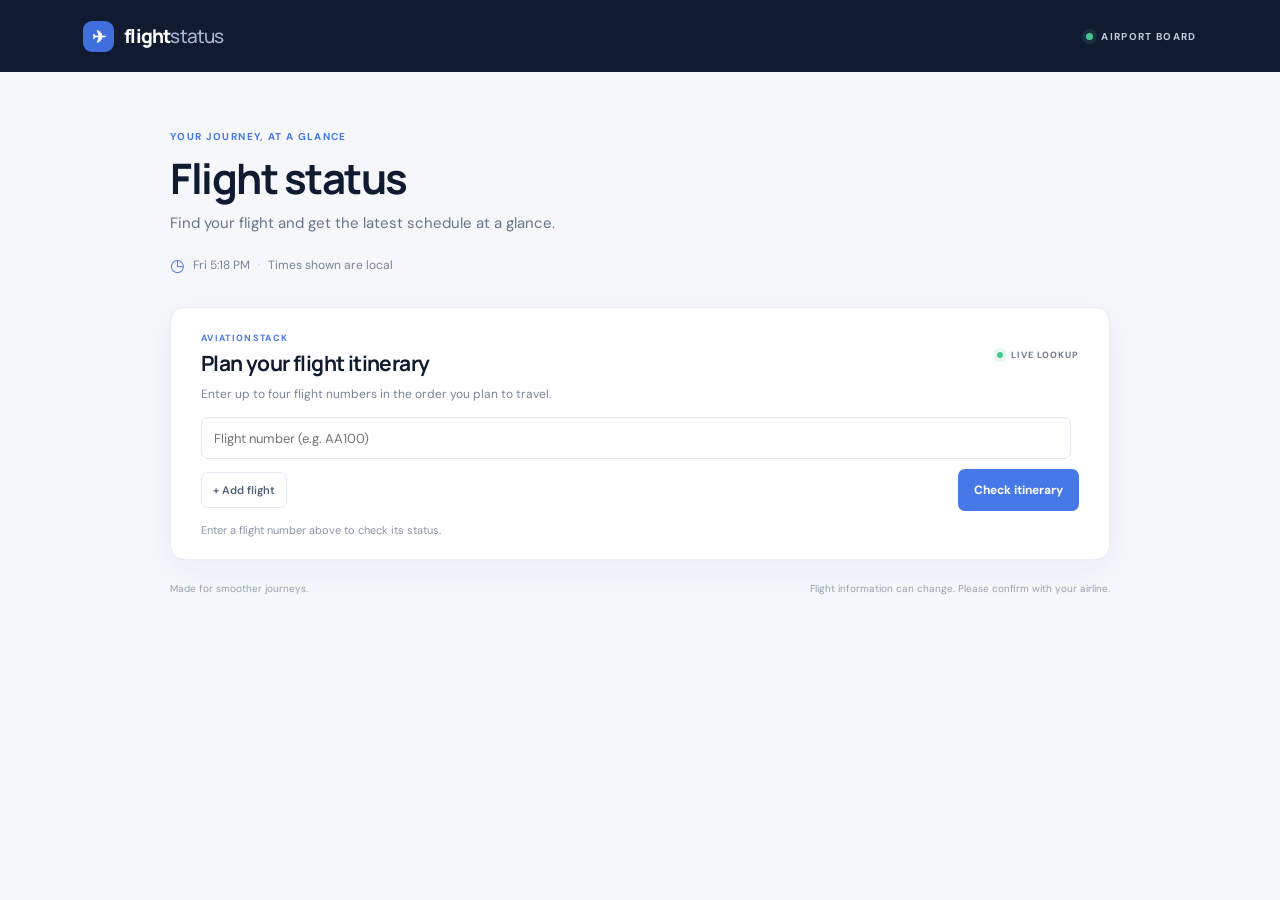
<file: index.html>
<!doctype html>
<html lang="en">
  <head>
    <meta charset="utf-8">
    <meta name="viewport" content="width=device-width, initial-scale=1">
    <meta name="theme-color" content="#101a30">
    <meta name="description" content="A clear, easy-to-use flight status board.">
    <title>Flight Status — Live Board</title>
    <link rel="stylesheet" href="styles.css?v=5">
    <script src="api-config.js"></script>
    <script src="script.js?v=7" defer></script>
  </head>
  <body>
    <header class="topbar">
      <a class="brand" href="#" aria-label="Flight Status home">
        <span class="brand-mark" aria-hidden="true">✈</span>
        <span>flight<span class="brand-light">status</span></span>
      </a>
      <span class="board-label"><span class="live-dot" aria-hidden="true"></span> AIRPORT BOARD</span>
    </header>

    <main>
      <section class="intro" aria-labelledby="page-title">
        <p class="eyebrow">YOUR JOURNEY, AT A GLANCE</p>
        <h1 id="page-title">Flight status</h1>
        <p class="intro-copy">Find your flight and get the latest schedule at a glance.</p>
        <div class="board-time">
          <span class="time-icon" aria-hidden="true">◷</span>
          <span id="current-time">Local time</span>
          <span class="time-separator" aria-hidden="true">·</span>
          <span>Times shown are local</span>
        </div>
      </section>

      <section class="live-lookup" aria-labelledby="live-lookup-title">
        <div class="live-lookup-heading">
          <div>
            <p class="eyebrow">AVIATIONSTACK</p>
            <h2 id="live-lookup-title">Plan your flight itinerary</h2>
          </div>
          <span class="live-badge"><span class="live-dot" aria-hidden="true"></span> LIVE LOOKUP</span>
        </div>
        <p class="lookup-copy">Enter up to four flight numbers in the order you plan to travel.</p>
        <form class="lookup-form" id="live-flight-form">
          <div class="flight-number-list" id="flight-number-list">
            <div class="flight-number-row">
              <label class="sr-only" for="live-flight-number">Flight 1 number</label>
              <input class="flight-number-input" id="live-flight-number" name="flight" type="text" placeholder="Flight number (e.g. AA100)" maxlength="10" autocomplete="off" required>
              <button class="remove-flight" type="button" aria-label="Remove flight 1" hidden>Remove</button>
            </div>
          </div>
          <div class="lookup-actions">
            <button class="add-flight" id="add-flight" type="button">+ Add flight</button>
            <button class="lookup-button" type="submit">Check itinerary</button>
          </div>
        </form>
        <p class="lookup-message" id="lookup-message" role="status" aria-live="polite">Enter a flight number above to check its status.</p>
        <div class="itinerary-flight-details" id="live-result" aria-live="polite" hidden></div>
        <section class="itinerary-visuals" id="flight-visual" aria-label="Flight itinerary" hidden>
          <div class="itinerary-leg-list" id="flight-visual-list"></div>
        </section>
      </section>
    </main>

    <template id="flight-input-template">
      <div class="flight-number-row">
        <label class="sr-only"></label>
        <input class="flight-number-input" name="flight" type="text" placeholder="Flight number (e.g. AA100)" maxlength="10" autocomplete="off" required>
        <button class="remove-flight" type="button" hidden>Remove</button>
      </div>
    </template>
    <template id="flight-visual-template">
      <article class="flight-visual">
        <div class="flight-visual-grid">
          <div class="flight-path">
            <div class="runway-heading">
              <div>
                <p class="eyebrow">FLIGHT PATH</p>
                <p class="runway-caption"></p>
              </div>
              <span class="runway-state"></span>
            </div>
            <div class="flight-actions">
              <button class="flight-refresh" type="button">Refresh position</button>
            </div>
            <div class="runway-track" role="img">
              <div class="runway-fill"></div>
              <div class="runway-centerline" aria-hidden="true"></div>
              <span class="runway-plane" aria-hidden="true">
                <svg class="aircraft-icon" viewBox="0 0 64 64" focusable="false">
                  <path d="M32 2c2.4 0 4 2.2 4 5.2v18.5l21 13.2v6L36 39.5v13.2l7.5 4.7v4.2L32 58.2l-11.5 3.4v-4.2l7.5-4.7V39.5L7 44.9v-6l21-13.2V7.2C28 4.2 29.6 2 32 2Z" fill="currentColor"/>
                </svg>
              </span>
              <span class="runway-cancelled" aria-hidden="true" hidden>×</span>
            </div>
            <div class="runway-endpoints">
              <span class="runway-origin"></span>
              <span class="runway-destination"></span>
            </div>
            <p class="runway-metrics"></p>
            <p class="runway-note" hidden></p>
            <p class="runway-legend">Green: on time · Yellow: 1–30 min late · Red: 31–120 min late · Purple: over 2 hours late</p>
          </div>
          <aside class="arrival-summary" aria-label="Arrival estimate">
            <p class="eyebrow">ARRIVAL SUMMARY</p>
            <span class="arrival-plane" aria-hidden="true">
              <svg class="aircraft-icon" viewBox="0 0 64 64" focusable="false">
                <path d="M32 2c2.4 0 4 2.2 4 5.2v18.5l21 13.2v6L36 39.5v13.2l7.5 4.7v4.2L32 58.2l-11.5 3.4v-4.2l7.5-4.7V39.5L7 44.9v-6l21-13.2V7.2C28 4.2 29.6 2 32 2Z" fill="currentColor"/>
              </svg>
            </span>
            <span class="arrival-label">TIME TO ARRIVAL</span>
            <strong class="arrival-countdown">Not available</strong>
            <span class="arrival-time"></span>
            <span class="arrival-label arrival-delay-label">DELAY</span>
            <strong class="arrival-delay">Not available</strong>
          </aside>
        </div>
      </article>
    </template>

    <footer>
      <span>Made for smoother journeys.</span>
      <span>Flight information can change. Please confirm with your airline.</span>
    </footer>
  </body>
</html>
</file>
<file: styles.css>
@import url("https://fonts.googleapis.com/css2?family=DM+Sans:wght@400;500;600;700&family=Manrope:wght@400;500;600;700;800&display=swap");

:root {
  color-scheme: light;
  --navy: #101a30;
  --muted: #788398;
  --line: #e9edf3;
  --blue: #4778e8;
  --green: #16835d;
  --orange: #bb6b19;
}

* {
  box-sizing: border-box;
}

body {
  margin: 0;
  min-width: 320px;
  background: #f5f7fb;
  color: var(--navy);
  font-family: "DM Sans", sans-serif;
  -webkit-font-smoothing: antialiased;
}

button,
input {
  font: inherit;
}

.topbar {
  height: 72px;
  padding: 0 max(6.5vw, 24px);
  display: flex;
  align-items: center;
  justify-content: space-between;
  background: var(--navy);
  color: white;
}

.brand {
  display: inline-flex;
  align-items: center;
  gap: 10px;
  color: white;
  text-decoration: none;
  font-family: "Manrope", sans-serif;
  font-size: 19px;
  font-weight: 800;
  letter-spacing: -0.8px;
}

.brand-mark {
  display: grid;
  width: 31px;
  height: 31px;
  place-items: center;
  border-radius: 9px;
  background: #3e6fdc;
  font-size: 17px;
}

.brand-light {
  color: #a7b5d0;
  font-weight: 500;
}

.board-label,
.eyebrow {
  font-size: 10px;
  font-weight: 700;
  letter-spacing: 1.35px;
}

.board-label {
  display: flex;
  align-items: center;
  gap: 8px;
  color: #c1cce0;
}

.live-dot {
  width: 7px;
  height: 7px;
  border-radius: 50%;
  background: #4bc493;
  box-shadow: 0 0 0 4px rgb(75 196 147 / 14%);
}

main {
  width: min(940px, calc(100% - 40px));
  margin: 0 auto;
}

.intro {
  padding: 58px 0 31px;
}

.eyebrow {
  margin: 0 0 10px;
  color: var(--blue);
}

h1,
h2 {
  margin: 0;
  font-family: "Manrope", sans-serif;
  letter-spacing: -1.5px;
}

h1 {
  font-size: clamp(32px, 5vw, 42px);
  line-height: 1.2;
}

.intro-copy {
  margin: 10px 0 21px;
  color: #69758b;
  font-size: 15px;
}

.board-time {
  display: flex;
  align-items: center;
  gap: 8px;
  color: var(--muted);
  font-size: 12px;
}

.time-icon {
  color: var(--blue);
  font-size: 17px;
}

.time-separator {
  color: #b8c0ce;
}

.live-lookup {
  margin-bottom: 22px;
  padding: 24px 30px 20px;
  border: 1px solid #e8ecf3;
  border-radius: 14px;
  background: white;
  box-shadow: 0 10px 34px rgb(25 42 74 / 5%);
}

.live-lookup-heading,
.live-result-heading {
  display: flex;
  align-items: center;
  justify-content: space-between;
  gap: 12px;
}

.live-lookup-heading .eyebrow {
  margin-bottom: 5px;
  font-size: 9px;
}

.live-badge {
  display: inline-flex;
  align-items: center;
  gap: 8px;
  color: #6d7b91;
  font-size: 9px;
  font-weight: 700;
  letter-spacing: 1px;
}

.live-badge .live-dot {
  width: 6px;
  height: 6px;
  background: #4bc493;
}

.lookup-copy {
  margin: 9px 0 15px;
  color: #788398;
  font-size: 12px;
}

.lookup-form {
  display: grid;
  gap: 10px;
}

.flight-number-list {
  display: grid;
  gap: 8px;
}

.flight-number-row {
  display: grid;
  grid-template-columns: minmax(0, 1fr) auto;
  gap: 8px;
}

.lookup-form input {
  min-width: 0;
  width: 100%;
  height: 42px;
  padding: 0 12px;
  border: 1px solid #e4e9f1;
  border-radius: 7px;
  outline: 0;
  color: var(--navy);
  font-size: 13px;
}

.lookup-form input:focus {
  border-color: #9ab4f3;
  box-shadow: 0 0 0 3px rgb(71 120 232 / 10%);
}

.lookup-button {
  min-height: 42px;
  padding: 0 16px;
  border: 0;
  border-radius: 7px;
  background: var(--blue);
  color: white;
  cursor: pointer;
  font-size: 12px;
  font-weight: 700;
}

.lookup-button:hover {
  background: #3566d2;
}

.lookup-button:disabled {
  cursor: wait;
  opacity: 0.65;
}

.lookup-actions {
  display: flex;
  align-items: center;
  justify-content: space-between;
  gap: 9px;
}

.add-flight,
.remove-flight {
  min-height: 36px;
  padding: 0 11px;
  border: 1px solid #e4e9f1;
  border-radius: 7px;
  background: white;
  color: #53627a;
  cursor: pointer;
  font-size: 11px;
  font-weight: 600;
}

.add-flight:hover:not(:disabled),
.remove-flight:hover:not(:disabled) {
  border-color: #9ab4f3;
  background: #f5f8ff;
}

.add-flight:disabled,
.remove-flight:disabled {
  cursor: wait;
  opacity: 0.55;
}

.lookup-message {
  margin: 11px 0 0;
  color: #8994a6;
  font-size: 11px;
  line-height: 1.5;
}

.live-result {
  margin-top: 16px;
  padding: 16px;
  border: 1px solid var(--line);
  border-radius: 9px;
}

.live-result--error {
  border-color: #f2d3d3;
  background: #fffafa;
}

.live-result--error p {
  margin: 7px 0 0;
  color: #8d4343;
  font-size: 11px;
}

.live-airline,
.live-flight-number,
.live-detail-label,
.live-detail-value {
  display: block;
}

.live-airline {
  color: #29364d;
  font-size: 13px;
  font-weight: 700;
}

.live-flight-number {
  margin-top: 4px;
  color: #8792a4;
  font-size: 11px;
}

.live-status {
  padding: 6px 9px;
  border-radius: 20px;
  font-size: 10px;
  font-weight: 700;
  white-space: nowrap;
}

.live-status--on-time,
.live-status--landed,
.live-status--scheduled {
  background: #e9f7f1;
  color: var(--green);
}

.live-status--in-flight {
  background: #eaf0ff;
  color: #3768d2;
}

.live-status--cancelled,
.live-status--incident,
.live-status--diverted {
  background: #fff3e5;
  color: var(--orange);
}

.live-status--cancelled {
  background: #fee2e2;
  color: #b42318;
}

.live-status--delayed {
  background: #fff6cf;
  color: #8a6400;
}

.live-status--unknown {
  background: #edf1f7;
  color: #66748a;
}

.live-route {
  display: grid;
  grid-template-columns: repeat(2, minmax(0, 1fr));
  gap: 15px;
  margin-top: 16px;
  padding-top: 14px;
  border-top: 1px solid var(--line);
}

.live-detail-label {
  margin-bottom: 5px;
  color: #8792a4;
  font-size: 9px;
  font-weight: 700;
  letter-spacing: 0.7px;
}

.live-detail-value {
  color: #29364d;
  font-size: 12px;
  font-weight: 600;
  line-height: 1.5;
  overflow-wrap: anywhere;
}

.flight-visual {
  margin-top: 16px;
  padding: 16px;
  border: 1px solid var(--line);
  border-radius: 9px;
  background: #fbfcfe;
}

.layover-card {
  position: relative;
  margin: 9px 0 0 25px;
  padding: 10px 13px 10px 15px;
  border-left: 2px dashed #b6c4df;
}

.layover-card::before {
  position: absolute;
  top: 13px;
  left: -6px;
  width: 8px;
  height: 8px;
  border-radius: 50%;
  background: #6684c3;
  content: "";
}

.layover-card .eyebrow {
  margin-bottom: 4px;
  font-size: 9px;
}

.layover-description {
  margin: 0;
  color: #53627a;
  font-size: 11px;
  line-height: 1.5;
}

.layover-duration {
  display: block;
  margin-top: 4px;
  color: #29364d;
  font-size: 12px;
}

.layover-card--warning {
  border-color: #ddb45b;
}

.layover-card--warning::before {
  background: #bb6b19;
}

.layover-card--warning .layover-duration {
  color: #8a6400;
}

.itinerary-leg-error {
  margin: 16px 0 0;
  padding: 12px;
  border: 1px solid #f2d3d3;
  border-radius: 8px;
  color: #8d4343;
  font-size: 11px;
}

.flight-visual-grid {
  display: grid;
  grid-template-columns: minmax(0, 1fr) 190px;
  gap: 16px;
}

.flight-path {
  min-width: 0;
}

.arrival-summary {
  display: flex;
  flex-direction: column;
  align-items: flex-start;
  padding: 14px;
  border: 1px solid var(--line);
  border-radius: 8px;
  background: white;
}

.arrival-summary .eyebrow {
  margin-bottom: 12px;
  font-size: 9px;
}

.arrival-plane {
  display: grid;
  width: 30px;
  height: 30px;
  margin-bottom: 12px;
  place-items: center;
  border-radius: 8px;
  background: #eaf0ff;
  color: var(--blue);
  font-size: 18px;
}

.aircraft-icon {
  display: block;
  width: 1em;
  height: 1em;
}

.arrival-plane .aircraft-icon {
  width: 20px;
  height: 20px;
  transform: rotate(35deg);
}

.arrival-label {
  color: #8792a4;
  font-size: 9px;
  font-weight: 700;
  letter-spacing: 0.7px;
}

.arrival-countdown,
.arrival-delay {
  margin-top: 5px;
  color: #29364d;
  font-family: "Manrope", sans-serif;
  font-size: 17px;
  line-height: 1.3;
}

.arrival-time {
  margin-top: 5px;
  color: #69758b;
  font-size: 10px;
  line-height: 1.5;
}

.arrival-delay-label {
  margin-top: 16px;
}

.arrival-delay {
  font-size: 12px;
}

.runway-heading {
  display: flex;
  align-items: center;
  justify-content: space-between;
  gap: 12px;
}

.runway-heading .eyebrow {
  margin-bottom: 4px;
  font-size: 9px;
}

.runway-caption {
  margin: 0;
  color: #29364d;
  font-size: 12px;
  font-weight: 700;
}

.flight-actions {
  display: flex;
  justify-content: flex-end;
  margin-top: 10px;
}

.flight-refresh {
  padding: 6px 9px;
  border: 1px solid #dce5f6;
  border-radius: 6px;
  background: white;
  color: #3768d2;
  cursor: pointer;
  font-size: 10px;
  font-weight: 700;
}

.flight-refresh:hover:not(:disabled) {
  border-color: #9ab4f3;
  background: #f5f8ff;
}

.flight-refresh:disabled {
  cursor: wait;
  opacity: 0.6;
}

.runway-state {
  padding: 6px 9px;
  border-radius: 20px;
  font-size: 10px;
  font-weight: 700;
  white-space: nowrap;
}

.runway-state--green {
  background: #e9f7f1;
  color: #167348;
}

.runway-state--yellow {
  background: #fff6cf;
  color: #8a6400;
}

.runway-state--red,
.runway-state--cancelled {
  background: #fee2e2;
  color: #b42318;
}

.runway-state--purple {
  background: #f3edff;
  color: #6332a8;
}

.runway-state--neutral {
  background: #edf1f7;
  color: #66748a;
}

.runway-track {
  --runway-accent: #16835d;
  --runway-surface: #e5f4ec;
  position: relative;
  height: 54px;
  margin: 15px 0 7px;
  overflow: hidden;
  border: 1px solid var(--runway-accent);
  border-radius: 10px;
  background: var(--runway-surface);
}

.runway-track--yellow {
  --runway-accent: #bd8a00;
  --runway-surface: #fff6cf;
}

.runway-track--red {
  --runway-accent: #c53535;
  --runway-surface: #fee2e2;
}

.runway-track--purple {
  --runway-accent: #7043b5;
  --runway-surface: #f0e8ff;
}

.runway-track--neutral {
  --runway-accent: #66748a;
  --runway-surface: #edf1f7;
}

.runway-track--cancelled {
  --runway-accent: #b42318;
  --runway-surface: #fef2f2;
  background: repeating-linear-gradient(135deg, #fef2f2 0 12px, #fee2e2 12px 24px);
}

.runway-fill {
  position: absolute;
  inset: 0 auto 0 0;
  width: 0;
  background: var(--runway-accent);
  opacity: 0.24;
  transition: width 500ms ease;
}

.runway-centerline {
  position: absolute;
  z-index: 1;
  top: 50%;
  right: 14px;
  left: 14px;
  border-top: 2px dashed rgb(255 255 255 / 95%);
  transform: translateY(-50%);
}

.runway-plane {
  position: absolute;
  z-index: 2;
  top: 50%;
  left: clamp(14px, var(--progress, 0%), calc(100% - 14px));
  color: var(--runway-accent);
  font-size: 24px;
  line-height: 1;
  text-shadow: 0 1px 2px rgb(16 26 48 / 18%);
  transform: translate(-50%, -50%) rotate(90deg);
  transition: left 500ms ease;
}

.runway-plane .aircraft-icon {
  width: 24px;
  height: 24px;
}

.runway-cancelled {
  position: absolute;
  z-index: 2;
  top: 50%;
  left: 50%;
  color: #b42318;
  font-size: 36px;
  font-weight: 700;
  line-height: 1;
  transform: translate(-50%, -55%);
}

.runway-endpoints {
  display: flex;
  justify-content: space-between;
  gap: 12px;
  color: #69758b;
  font-size: 10px;
  font-weight: 700;
}

.runway-endpoints span:last-child {
  text-align: right;
}

.runway-metrics,
.runway-note,
.runway-legend {
  margin: 10px 0 0;
  color: #69758b;
  font-size: 11px;
  line-height: 1.5;
}

.runway-note {
  color: #8a6400;
}

.runway-legend {
  color: #8994a6;
  font-size: 9px;
}

h2 {
  font-size: 21px;
  letter-spacing: -0.6px;
}

footer {
  display: flex;
  flex-wrap: wrap;
  justify-content: space-between;
  gap: 10px;
  width: min(940px, calc(100% - 40px));
  margin: 21px auto 30px;
  color: #98a1b0;
  font-size: 10px;
}

.sr-only {
  position: absolute;
  width: 1px;
  height: 1px;
  overflow: hidden;
  clip: rect(0, 0, 0, 0);
  white-space: nowrap;
  clip-path: inset(50%);
}

@media (max-width: 720px) {
  .topbar {
    height: 64px;
  }

  .intro {
    padding-top: 42px;
  }

  .live-lookup {
    padding: 22px 18px 17px;
  }

  .flight-visual {
    padding: 13px;
  }

  .flight-visual-grid {
    grid-template-columns: minmax(0, 1fr);
  }
}

@media (max-width: 390px) {
  main,
  footer {
    width: calc(100% - 28px);
  }

  .topbar {
    padding: 0 14px;
  }

  .board-label {
    font-size: 9px;
  }

}
</file>
